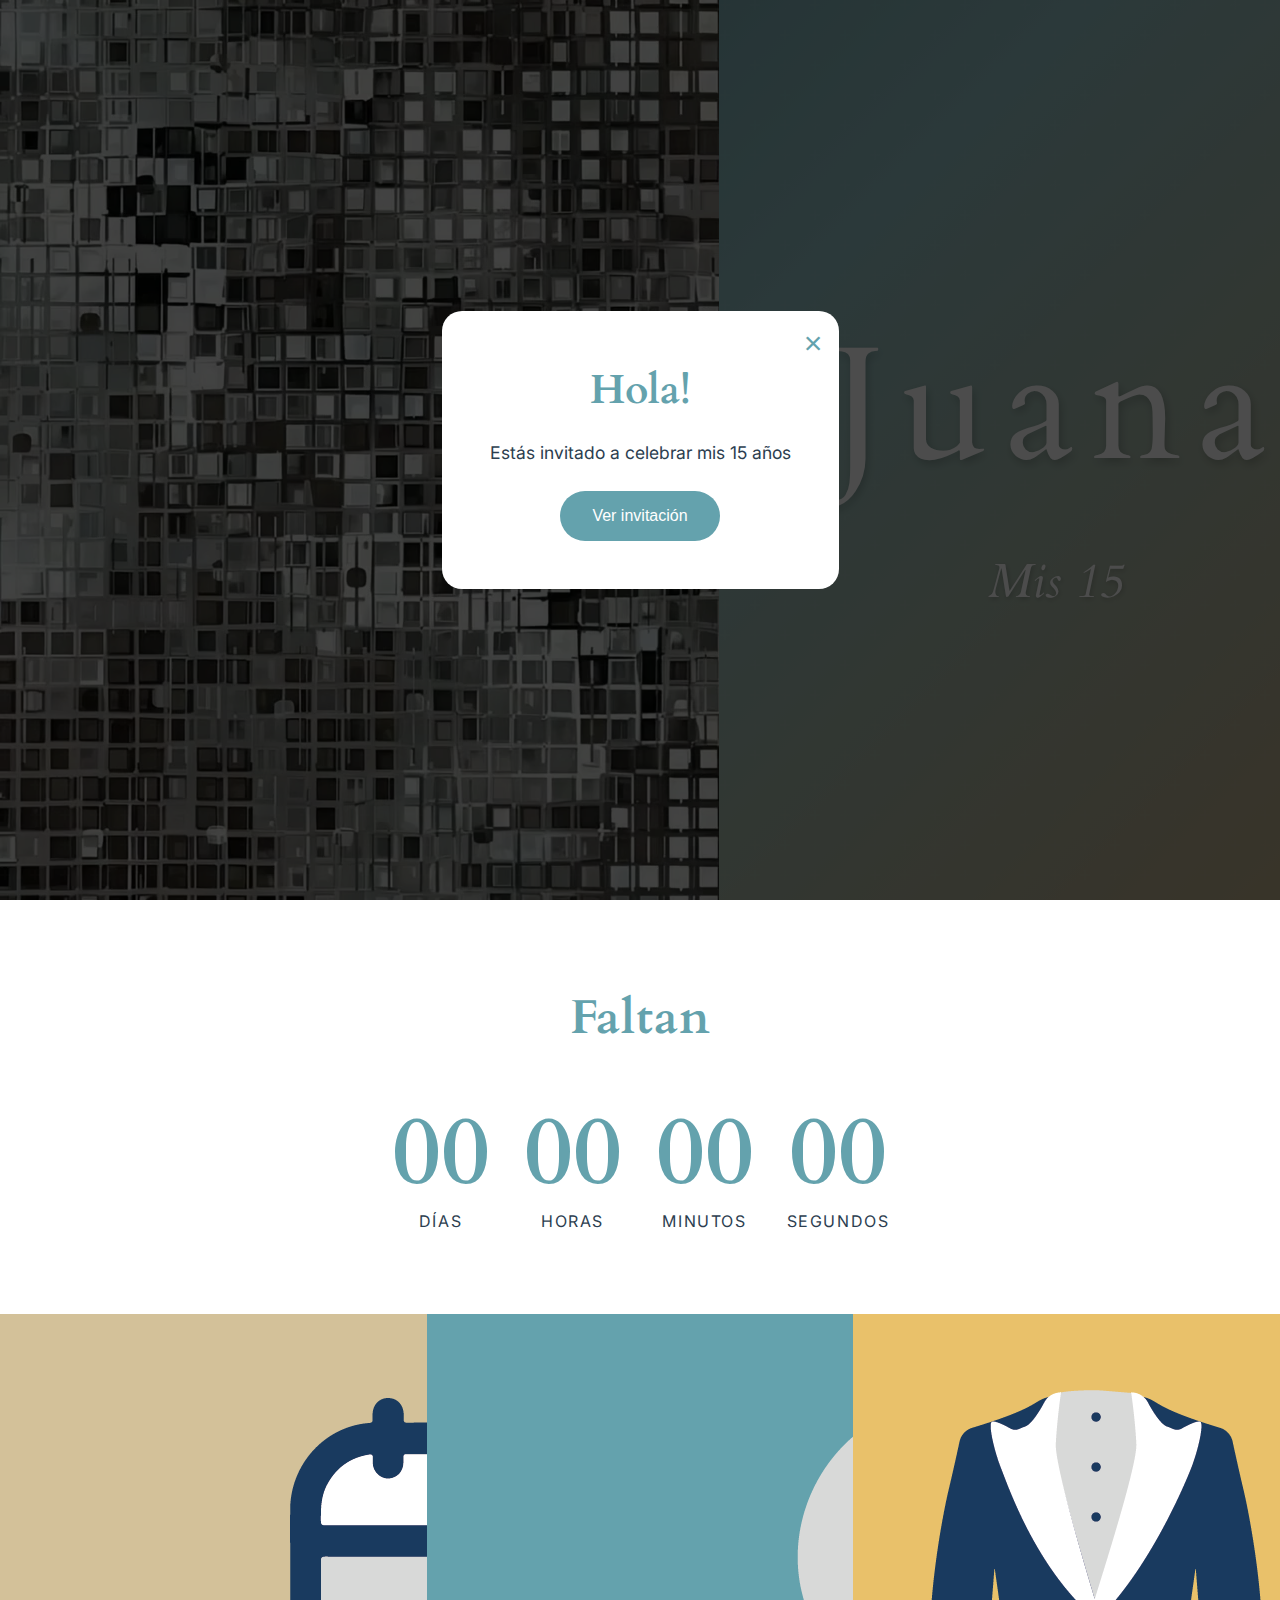
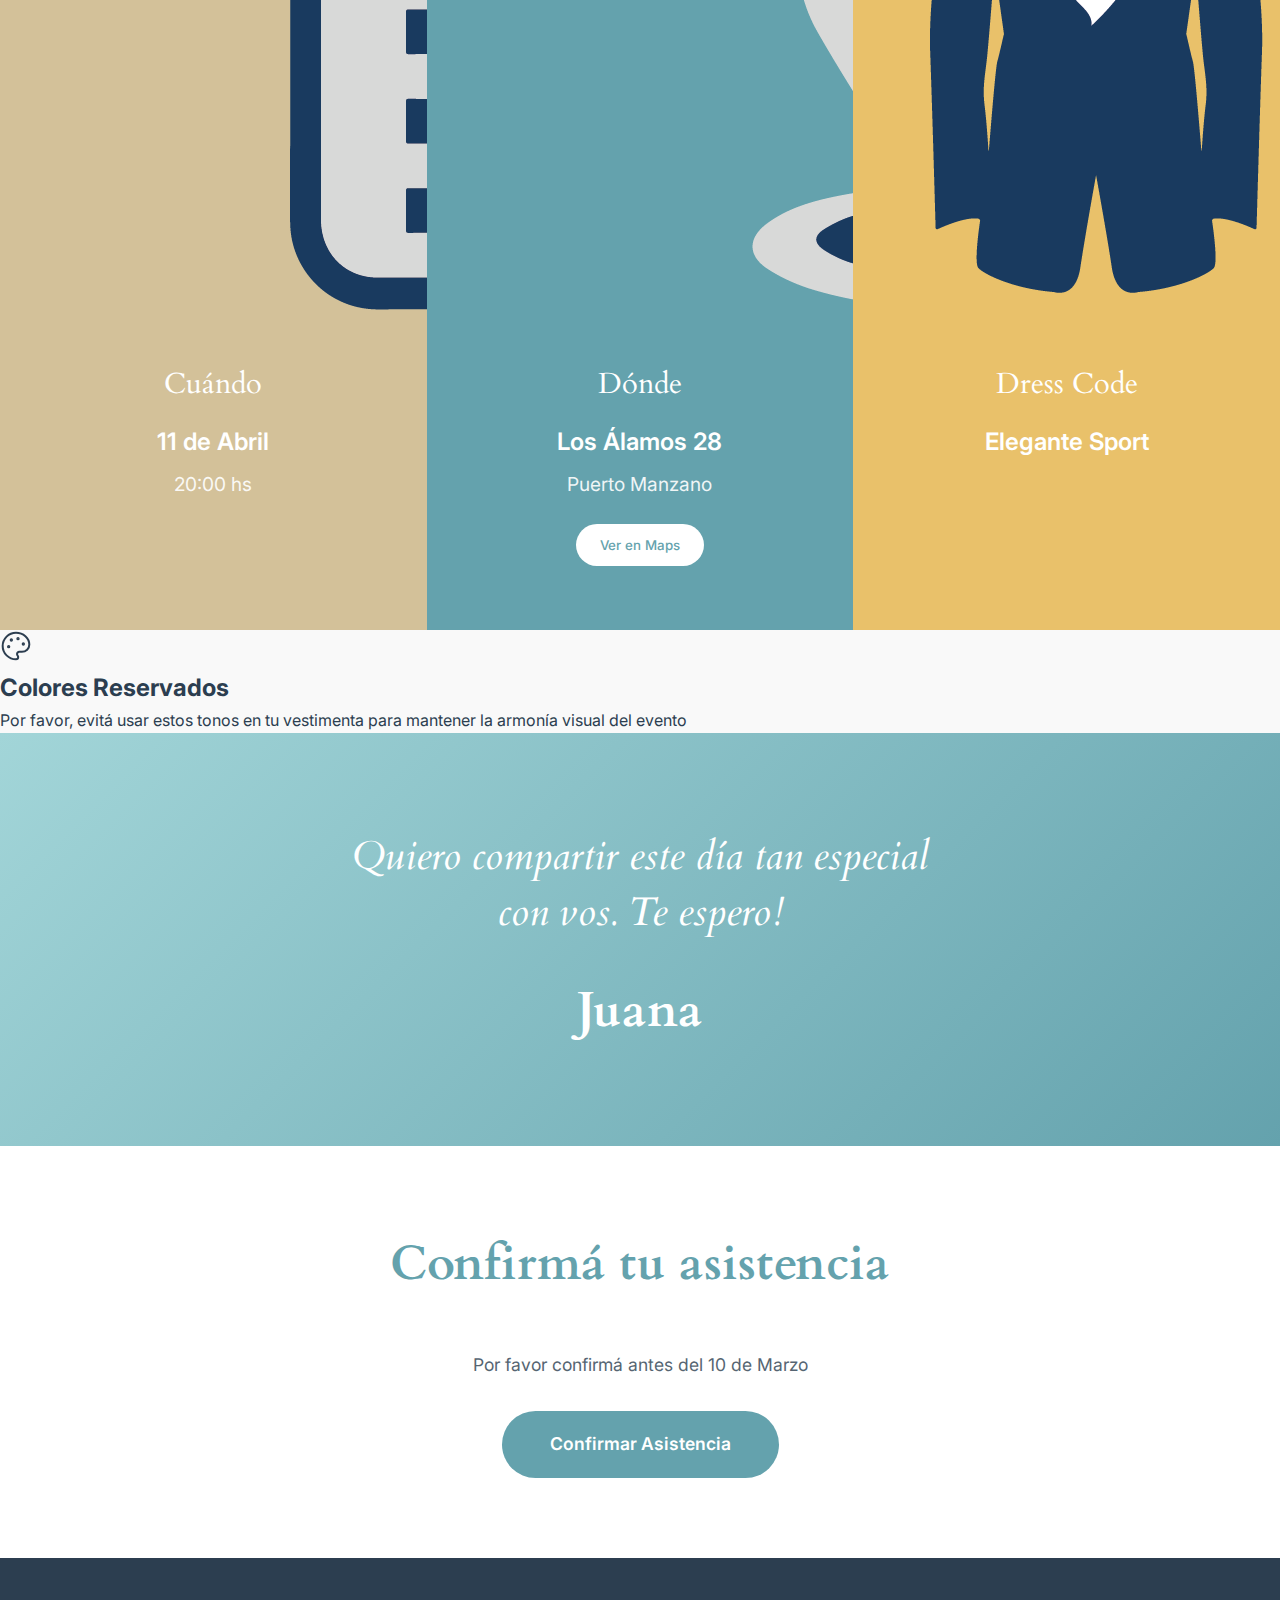
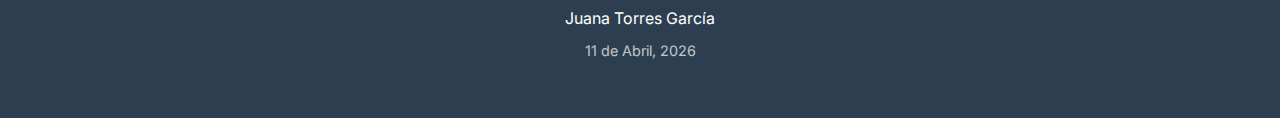
<file: index.html>
<!DOCTYPE html>
<html lang="es">
<head>
    <meta charset="UTF-8">
    <meta name="viewport" content="width=device-width, initial-scale=1.0">
    <title>Juana - Mis 15</title>
    <link rel="icon" type="image/png" href="juanita-icon.png">
    <link rel="apple-touch-icon" href="juanita-icon.png">
    <meta property="og:image" content="juanita-icon.png">
    <meta name="msapplication-TileImage" content="juanita-icon.png">
    <link rel="preconnect" href="https://fonts.googleapis.com">
    <link rel="preconnect" href="https://fonts.gstatic.com" crossorigin>
    <link rel="preload" href="style.css" as="style">
    <link href="https://fonts.googleapis.com/css2?family=Cardo:ital,wght@0,400;0,700;1,400&family=Inter:wght@300;400;500;600;700&display=swap" rel="stylesheet">
    <link rel="stylesheet" href="style.css">
</head>
<body>
    <!-- Modal de Bienvenida -->
    <div id="welcome-modal" class="modal">
        <div class="modal-content">
            <button class="modal-close" onclick="closeModal()">&times;</button>
            <h2 id="greeting">Hola!</h2>
            <p>Estás invitado a celebrar mis 15 años</p>
            <button class="modal-btn" onclick="closeModal()">Ver invitación</button>
        </div>
    </div>

    <!-- Modal del Mapa -->
    <div id="map-modal" class="modal hidden">
        <div class="modal-content map-modal-content">
            <button class="modal-close" onclick="closeMapModal()">&times;</button>
            <h2>Ubicación</h2>
            <p>Los Álamos 28, Puerto Manzano</p>
            <div class="map-container">
                <iframe
                    src="https://maps.google.com/maps?q=Los+Alamos+28+Puerto+Manzano+Neuquen&t=&z=14&ie=UTF8&iwloc=&output=embed"
                    width="100%"
                    height="300"
                    style="border:0; border-radius: 10px;"
                    loading="lazy"
                    allowfullscreen=""
                    referrerpolicy="no-referrer-when-downgrade">
                </iframe>
            </div>
            <a href="https://www.google.com/maps/search/Los+Alamos+28+Puerto+Manzano" target="_blank" class="modal-btn map-external-link">Abrir en Google Maps</a>
        </div>
    </div>

    <!-- Hero Section -->
    <section class="hero">
        <div class="hero-video-carousel">
            <video class="hero-video active" autoplay muted loop playsinline>
                <source src="boliche.webm" type="video/webm">
            </video>
            <video class="hero-video" muted loop playsinline>
                <source src="brillo.webm" type="video/webm">
            </video>
            <video class="hero-video" muted loop playsinline>
                <source src="tiras.webm" type="video/webm">
            </video>
        </div>
        <div class="hero-overlay"></div>
        <div class="hero-content">
            <h1 class="hero-title">Juana</h1>
            <p class="hero-subtitle">Mis 15</p>
        </div>
    </section>

    <!-- Countdown Section -->
    <section class="countdown-section">
        <h2 class="section-title">Faltan</h2>
        <div class="countdown">
            <div class="countdown-item">
                <span id="days" class="countdown-number">00</span>
                <span class="countdown-label">Días</span>
            </div>
            <div class="countdown-item">
                <span id="hours" class="countdown-number">00</span>
                <span class="countdown-label">Horas</span>
            </div>
            <div class="countdown-item">
                <span id="minutes" class="countdown-number">00</span>
                <span class="countdown-label">Minutos</span>
            </div>
            <div class="countdown-item">
                <span id="seconds" class="countdown-number">00</span>
                <span class="countdown-label">Segundos</span>
            </div>
        </div>
    </section>

    <!-- Info Section -->
    <section class="info-section">
        <div class="info-card cuando">
            <div class="info-icon">
                <img src="calendario.png" alt="Calendario">
            </div>
            <h3>Cuándo</h3>
            <p class="info-main">11 de Abril</p>
            <p class="info-detail">20:00 hs</p>
        </div>

        <div class="info-card donde">
            <div class="info-icon">
                <img src="ubi.png" alt="Ubicación">
            </div>
            <h3>Dónde</h3>
            <p class="info-main">Los Álamos 28</p>
            <p class="info-detail">Puerto Manzano</p>
            <button class="maps-link" onclick="openMapModal()">Ver en Maps</button>
        </div>

        <div class="info-card dresscode">
            <div class="info-icon">
                <img src="dreecode.png" alt="Dress Code">
            </div>
            <h3>Dress Code</h3>
            <p class="info-main">Elegante Sport</p>
        </div>
    </section>

    <!-- Colores Reservados Section -->
    <section class="colors-section">
        <div class="colors-header">
            <svg class="palette-icon" xmlns="http://www.w3.org/2000/svg" width="32" height="32" viewBox="0 0 24 24" fill="none" stroke="currentColor" stroke-width="1.5" stroke-linecap="round" stroke-linejoin="round">
                <circle cx="13.5" cy="6.5" r="0.5" fill="currentColor"></circle>
                <circle cx="17.5" cy="10.5" r="0.5" fill="currentColor"></circle>
                <circle cx="8.5" cy="7.5" r="0.5" fill="currentColor"></circle>
                <circle cx="6.5" cy="12.5" r="0.5" fill="currentColor"></circle>
                <path d="M12 2C6.5 2 2 6.5 2 12s4.5 10 10 10c.926 0 1.648-.746 1.648-1.688 0-.437-.18-.835-.437-1.125-.29-.289-.438-.652-.438-1.125a1.64 1.64 0 0 1 1.668-1.668h1.996c3.051 0 5.555-2.503 5.555-5.555C21.965 6.012 17.461 2 12 2z"></path>
            </svg>
            <h2 class="colors-title">Colores Reservados</h2>
        </div>
        <div class="colors-grid">
            <!-- Azules claros -->
            <div class="color-circle" style="background: #87CEEB;"></div>
            <div class="color-circle" style="background: #A8D8EA;"></div>
            <div class="color-circle" style="background: #B3E5FC;"></div>
            <div class="color-circle" style="background: #81D4FA;"></div>
            <!-- Turquesas -->
            <div class="color-circle" style="background: #00BCD4;"></div>
            <div class="color-circle" style="background: #26C6DA;"></div>
            <div class="color-circle" style="background: #4DD0E1;"></div>
            <div class="color-circle" style="background: #80DEEA;"></div>
            <!-- Azules medios -->
            <div class="color-circle" style="background: #03A9F4;"></div>
            <div class="color-circle" style="background: #29B6F6;"></div>
            <div class="color-circle" style="background: #0288D1;"></div>
            <div class="color-circle" style="background: #1976D2;"></div>
            <!-- Azules oscuros -->
            <div class="color-circle" style="background: #1565C0;"></div>
            <div class="color-circle" style="background: #0D47A1;"></div>
            <div class="color-circle" style="background: #01579B;"></div>
        </div>
        <p class="colors-note">Por favor, evitá usar estos tonos en tu vestimenta para mantener la armonía visual del evento</p>
    </section>

    <!-- Mensaje Section -->
    <section class="message-section">
        <div class="message-pattern"></div>
        <div class="message-content">
            <p class="message-text">Quiero compartir este día tan especial con vos. Te espero!</p>
            <p class="signature-name">Juana</p>
        </div>
    </section>

    <!-- Confirmar Asistencia -->
    <section class="confirm-section">
        <h2 class="section-title">Confirmá tu asistencia</h2>
        <p class="confirm-text">Por favor confirmá antes del 10 de Marzo</p>
        <a href="confirmar.html" class="confirm-btn">Confirmar Asistencia</a>
    </section>

    <!-- Footer -->
    <footer class="footer">
        <p>Juana Torres García</p>
        <p class="footer-date">11 de Abril, 2026</p>
    </footer>

    <script src="script.js"></script>
</body>
</html>
</file>
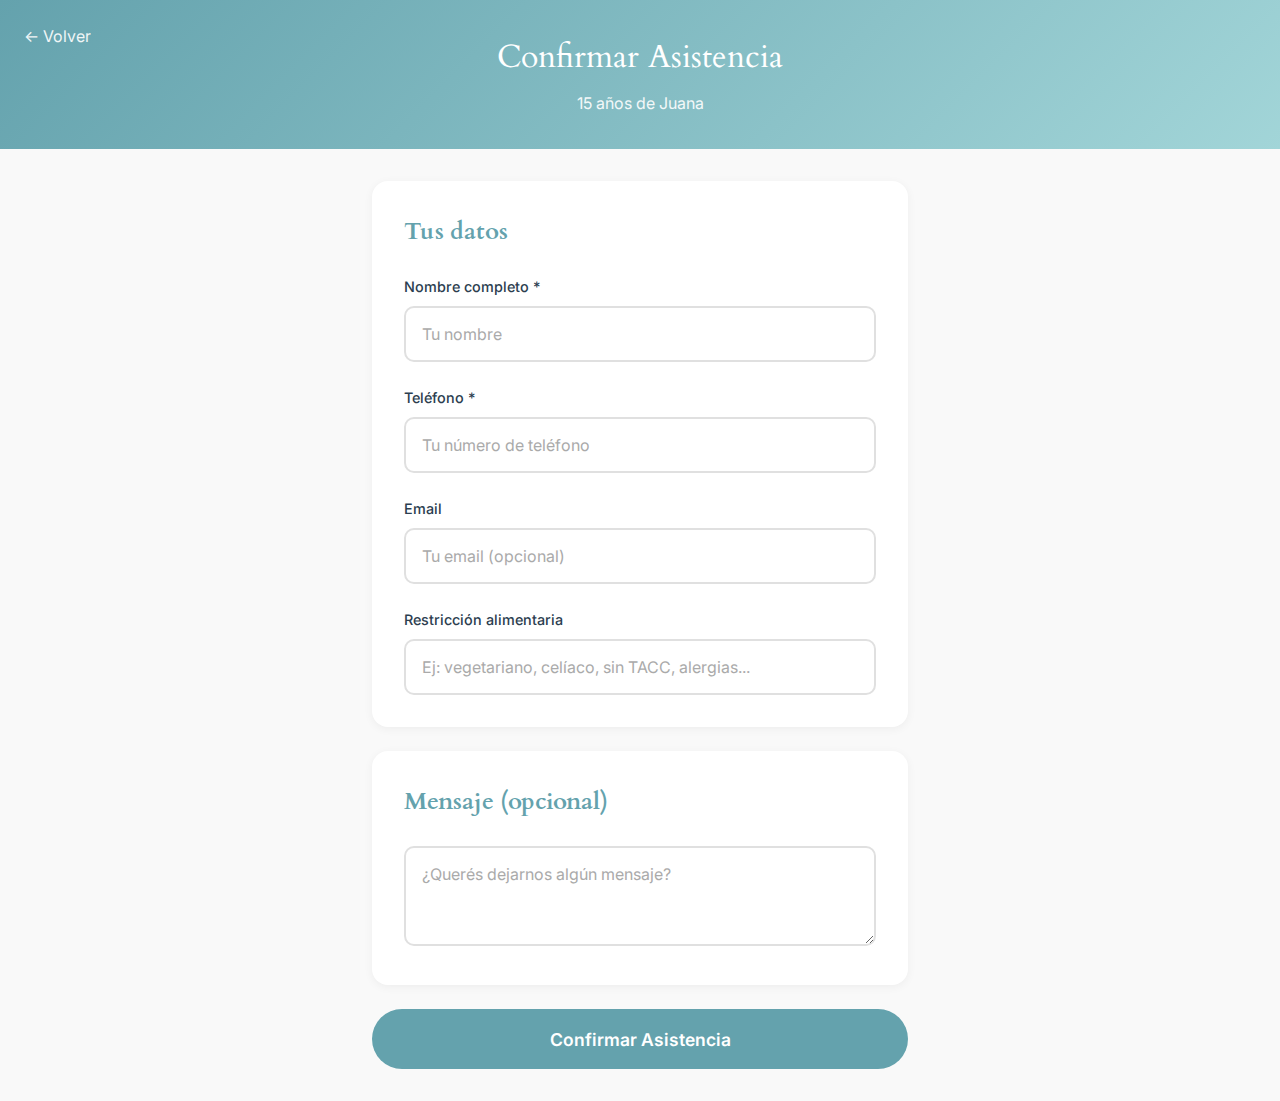
<file: confirmar.html>
<!DOCTYPE html>
<html lang="es">
<head>
    <meta charset="UTF-8">
    <meta name="viewport" content="width=device-width, initial-scale=1.0">
    <title>Confirmar Asistencia - Juana Mis 15</title>
    <link rel="icon" type="image/png" href="juanita-icon.png">
    <link rel="apple-touch-icon" href="juanita-icon.png">
    <meta property="og:image" content="juanita-icon.png">
    <meta name="msapplication-TileImage" content="juanita-icon.png">
    <link rel="preconnect" href="https://fonts.googleapis.com">
    <link rel="preconnect" href="https://fonts.gstatic.com" crossorigin>
    <link href="https://fonts.googleapis.com/css2?family=Cardo:ital,wght@0,400;0,700;1,400&family=Inter:wght@300;400;500;600;700&display=swap" rel="stylesheet">
    <link rel="stylesheet" href="style.css">
</head>
<body class="form-page">
    <!-- Header -->
    <header class="form-header">
        <a href="index.html" class="back-link">&larr; Volver</a>
        <h1>Confirmar Asistencia</h1>
        <p>15 años de Juana</p>
    </header>

    <!-- Formulario -->
    <main class="form-container">
        <form id="confirmation-form">
            <!-- Invitado Principal -->
            <div class="form-section">
                <h2>Tus datos</h2>

                <div class="form-group">
                    <label for="nombre">Nombre completo *</label>
                    <input type="text" id="nombre" name="nombre" required placeholder="Tu nombre">
                </div>

                <div class="form-group">
                    <label for="telefono">Teléfono *</label>
                    <input type="tel" id="telefono" name="telefono" required placeholder="Tu número de teléfono">
                </div>

                <div class="form-group">
                    <label for="email">Email</label>
                    <input type="email" id="email" name="email" placeholder="Tu email (opcional)">
                </div>

                <div class="form-group">
                    <label for="restriccion">Restricción alimentaria</label>
                    <input type="text" id="restriccion" name="restriccion" placeholder="Ej: vegetariano, celíaco, sin TACC, alergias...">
                </div>
            </div>

            <!-- Mensaje opcional -->
            <div class="form-section">
                <h2>Mensaje (opcional)</h2>
                <div class="form-group">
                    <textarea id="mensaje" name="mensaje" rows="3" placeholder="¿Querés dejarnos algún mensaje?"></textarea>
                </div>
            </div>

            <!-- Submit -->
            <button type="submit" class="submit-btn">Confirmar Asistencia</button>
        </form>
    </main>

    <!-- Modal de confirmación -->
    <div id="success-modal" class="modal hidden">
        <div class="modal-content">
            <div class="success-icon">
                <svg xmlns="http://www.w3.org/2000/svg" width="64" height="64" viewBox="0 0 24 24" fill="none" stroke="currentColor" stroke-width="2" stroke-linecap="round" stroke-linejoin="round">
                    <path d="M22 11.08V12a10 10 0 1 1-5.93-9.14"></path>
                    <polyline points="22 4 12 14.01 9 11.01"></polyline>
                </svg>
            </div>
            <h2>Gracias!</h2>
            <p>Tu asistencia ha sido confirmada</p>
            <a href="index.html" class="modal-btn">Volver a la invitación</a>
        </div>
    </div>

    <script src="confirmar.js"></script>
</body>
</html>
</file>
<file: style.css>
* {
    margin: 0;
    padding: 0;
    box-sizing: border-box;
}

:root {
    --color-bg: #f9f9f9;
    --color-primary: #64a2ad;
    --color-secondary: #d3c199;
    --color-accent: #e9c16a;
    --color-accent-2: #a2d5d8;
    --color-dark: #2c3e50;
    --color-white: #ffffff;
    --font-heading: 'Cardo', serif;
    --font-body: 'Inter', sans-serif;
}

html {
    scroll-behavior: smooth;
}

body {
    font-family: var(--font-body);
    background-color: var(--color-bg);
    color: var(--color-dark);
    line-height: 1.6;
    overflow-x: hidden;
}

/* Modal */
.modal {
    position: fixed;
    top: 0;
    left: 0;
    width: 100%;
    height: 100%;
    background: rgba(0, 0, 0, 0.7);
    display: flex;
    justify-content: center;
    align-items: center;
    z-index: 1000;
    opacity: 1;
    transition: opacity 0.3s ease;
}

.modal.hidden {
    opacity: 0;
    pointer-events: none;
}

.modal-content {
    background: var(--color-white);
    padding: 3rem;
    border-radius: 20px;
    text-align: center;
    max-width: 400px;
    margin: 1rem;
    position: relative;
    animation: modalIn 0.4s ease;
}

@keyframes modalIn {
    from {
        opacity: 0;
        transform: scale(0.9);
    }
    to {
        opacity: 1;
        transform: scale(1);
    }
}

.modal-close {
    position: absolute;
    top: 1rem;
    right: 1rem;
    background: none;
    border: none;
    font-size: 2rem;
    cursor: pointer;
    color: var(--color-primary);
    line-height: 1;
}

.modal-content h2 {
    font-family: var(--font-heading);
    font-size: 2.5rem;
    color: var(--color-primary);
    margin-bottom: 1rem;
}

.modal-content p {
    font-size: 1.1rem;
    color: var(--color-dark);
    margin-bottom: 1.5rem;
}

.modal-btn {
    background: var(--color-primary);
    color: var(--color-white);
    border: none;
    padding: 1rem 2rem;
    font-size: 1rem;
    border-radius: 50px;
    cursor: pointer;
    transition: background 0.3s ease, transform 0.2s ease;
}

.modal-btn:hover {
    background: #5691a0;
    transform: scale(1.05);
}

/* Map Modal */
.map-modal-content {
    max-width: 500px;
    width: 90%;
}

.map-modal-content h2 {
    font-size: 2rem;
    margin-bottom: 0.5rem;
}

.map-modal-content p {
    margin-bottom: 1rem;
    opacity: 0.8;
}

.map-container {
    margin-bottom: 1.5rem;
}

.map-container iframe {
    width: 100%;
    height: 250px;
}

@media (max-width: 768px) {
    .map-container iframe {
        height: 350px;
    }
}

.map-external-link {
    display: inline-block;
    text-decoration: none;
}

/* Maps link as button */
button.maps-link {
    border: none;
    font-family: var(--font-body);
    cursor: pointer;
}

/* Hero Section */
.hero {
    height: 100vh;
    min-height: 600px;
    background: linear-gradient(135deg, var(--color-primary) 0%, var(--color-accent-2) 50%, var(--color-secondary) 100%);
    display: flex;
    justify-content: center;
    align-items: center;
    position: relative;
    overflow: hidden;
}

.hero::before {
    content: '';
    position: absolute;
    top: 0;
    left: 0;
    right: 0;
    bottom: 0;
    background: url("data:image/svg+xml,%3Csvg width='60' height='60' viewBox='0 0 60 60' xmlns='http://www.w3.org/2000/svg'%3E%3Cg fill='none' fill-rule='evenodd'%3E%3Cg fill='%23ffffff' fill-opacity='0.05'%3E%3Cpath d='M36 34v-4h-2v4h-4v2h4v4h2v-4h4v-2h-4zm0-30V0h-2v4h-4v2h4v4h2V6h4V4h-4zM6 34v-4H4v4H0v2h4v4h2v-4h4v-2H6zM6 4V0H4v4H0v2h4v4h2V6h4V4H6z'/%3E%3C/g%3E%3C/g%3E%3C/svg%3E");
    opacity: 0.5;
}

.hero-overlay {
    position: absolute;
    top: 0;
    left: 0;
    right: 0;
    bottom: 0;
    background: rgba(0, 0, 0, 0.1);
}

.hero-content {
    text-align: center;
    z-index: 1;
    color: var(--color-white);
}

.hero-title {
    font-family: var(--font-heading);
    font-size: clamp(4rem, 15vw, 10rem);
    font-weight: 400;
    letter-spacing: 0.1em;
    text-shadow: 2px 4px 10px rgba(0, 0, 0, 0.2);
    margin-bottom: 0.5rem;
}

.hero-subtitle {
    font-family: var(--font-heading);
    font-size: clamp(1.5rem, 5vw, 3rem);
    font-weight: 400;
    font-style: italic;
    text-shadow: 1px 2px 5px rgba(0, 0, 0, 0.2);
}

/* Countdown Section */
.countdown-section {
    padding: 5rem 2rem;
    background: var(--color-white);
    text-align: center;
}

.section-title {
    font-family: var(--font-heading);
    font-size: clamp(2rem, 5vw, 3rem);
    color: var(--color-primary);
    margin-bottom: 3rem;
}

.countdown {
    display: flex;
    justify-content: center;
    gap: 2rem;
    flex-wrap: wrap;
    max-width: 800px;
    margin: 0 auto;
}

.countdown-item {
    display: flex;
    flex-direction: column;
    align-items: center;
    min-width: 100px;
}

.countdown-number {
    font-family: var(--font-heading);
    font-size: clamp(3rem, 10vw, 6rem);
    font-weight: 700;
    color: var(--color-primary);
    line-height: 1;
    font-variant-numeric: tabular-nums;
}

.countdown-label {
    font-size: 1rem;
    color: var(--color-dark);
    text-transform: uppercase;
    letter-spacing: 0.1em;
    margin-top: 0.5rem;
}

/* Video Section */
.video-section {
    width: 100%;
    background: var(--color-dark);
    overflow: hidden;
}

.video-block {
    width: 100%;
    max-height: 80vh;
    object-fit: cover;
    display: block;
}

/* Video en retrato para móvil */
@media (max-width: 768px) {
    .video-section {
        display: flex;
        justify-content: center;
    }

    .video-block {
        width: 100%;
        height: 60vh;
        max-height: none;
        object-fit: cover;
        object-position: center;
    }
}

/* Info Section */
.info-section {
    display: grid;
    grid-template-columns: repeat(auto-fit, minmax(280px, 1fr));
    gap: 0;
}

.info-card {
    padding: 4rem 2rem;
    text-align: center;
    color: var(--color-white);
}

.info-card.cuando {
    background: var(--color-secondary);
}

.info-card.donde {
    background: var(--color-primary);
}

.info-card.dresscode {
    background: var(--color-accent);
}

.info-icon {
    margin-bottom: 1.5rem;
}

.info-icon svg {
    stroke: var(--color-white);
}

.info-card h3 {
    font-family: var(--font-heading);
    font-size: 1.8rem;
    margin-bottom: 1rem;
    font-weight: 400;
}

.info-main {
    font-size: 1.5rem;
    font-weight: 600;
    margin-bottom: 0.5rem;
}

.info-detail {
    font-size: 1.2rem;
    opacity: 0.9;
}

.maps-link {
    display: inline-block;
    margin-top: 1.5rem;
    padding: 0.8rem 1.5rem;
    background: var(--color-white);
    color: var(--color-primary);
    text-decoration: none;
    border-radius: 50px;
    font-weight: 500;
    transition: transform 0.2s ease, box-shadow 0.2s ease;
}

.maps-link:hover {
    transform: translateY(-2px);
    box-shadow: 0 4px 15px rgba(0, 0, 0, 0.2);
}

/* Message Section */
.message-section {
    padding: 6rem 2rem;
    background: linear-gradient(135deg, var(--color-accent-2) 0%, var(--color-primary) 100%);
    text-align: center;
}

.message-content {
    max-width: 600px;
    margin: 0 auto;
    color: var(--color-white);
}

.message-text {
    font-family: var(--font-heading);
    font-size: clamp(1.5rem, 4vw, 2.5rem);
    font-style: italic;
    margin-bottom: 2rem;
    line-height: 1.4;
}

.message-signature {
    font-size: 1.5rem;
    margin-bottom: 0.5rem;
}

.signature-name {
    font-family: var(--font-heading);
    font-size: 3rem;
    font-weight: 700;
}

/* Confirm Section */
.confirm-section {
    padding: 5rem 2rem;
    background: var(--color-white);
    text-align: center;
}

.confirm-text {
    font-size: 1.1rem;
    color: var(--color-dark);
    margin-bottom: 2rem;
    opacity: 0.8;
}

.confirm-btn {
    display: inline-block;
    padding: 1.2rem 3rem;
    background: var(--color-primary);
    color: var(--color-white);
    text-decoration: none;
    border-radius: 50px;
    font-size: 1.1rem;
    font-weight: 600;
    transition: background 0.3s ease, transform 0.2s ease, box-shadow 0.2s ease;
}

.confirm-btn:hover {
    background: #5691a0;
    transform: translateY(-2px);
    box-shadow: 0 4px 15px rgba(100, 162, 173, 0.4);
}

/* Footer */
.footer {
    padding: 3rem 2rem;
    background: var(--color-dark);
    color: var(--color-white);
    text-align: center;
}

.footer p {
    margin-bottom: 0.5rem;
}

.footer-date {
    opacity: 0.7;
    font-size: 0.9rem;
}

/* Responsive */
@media (max-width: 768px) {
    .countdown {
        gap: 1rem;
    }

    .countdown-item {
        min-width: 70px;
    }

    .info-section {
        grid-template-columns: 1fr;
    }

    .modal-content {
        padding: 2rem;
    }
}

@media (max-width: 480px) {
    .countdown-item {
        min-width: 60px;
    }

    .countdown-number {
        font-size: 2.5rem;
    }

    .info-card {
        padding: 3rem 1.5rem;
    }
}

/* ========================================
   PÁGINA DE FORMULARIO
   ======================================== */

.form-page {
    background: var(--color-bg);
    min-height: 100vh;
}

.form-header {
    background: linear-gradient(135deg, var(--color-primary) 0%, var(--color-accent-2) 100%);
    color: var(--color-white);
    padding: 2rem;
    text-align: center;
}

.back-link {
    position: absolute;
    left: 1.5rem;
    top: 1.5rem;
    color: var(--color-white);
    text-decoration: none;
    font-size: 1rem;
    opacity: 0.9;
    transition: opacity 0.2s ease;
}

.back-link:hover {
    opacity: 1;
}

.form-header h1 {
    font-family: var(--font-heading);
    font-size: 2rem;
    font-weight: 400;
    margin-bottom: 0.5rem;
}

.form-header p {
    opacity: 0.9;
}

.form-container {
    max-width: 600px;
    margin: 0 auto;
    padding: 2rem;
}

.form-section {
    background: var(--color-white);
    border-radius: 16px;
    padding: 2rem;
    margin-bottom: 1.5rem;
    box-shadow: 0 2px 10px rgba(0, 0, 0, 0.05);
}

.form-section h2 {
    font-family: var(--font-heading);
    font-size: 1.5rem;
    color: var(--color-primary);
    margin-bottom: 1.5rem;
}

.form-hint {
    font-size: 0.9rem;
    color: var(--color-dark);
    opacity: 0.7;
    margin-bottom: 1rem;
}

.form-group {
    margin-bottom: 1.5rem;
}

.form-group:last-child {
    margin-bottom: 0;
}

.form-group label {
    display: block;
    font-size: 0.9rem;
    font-weight: 500;
    color: var(--color-dark);
    margin-bottom: 0.5rem;
}

.form-group input,
.form-group textarea {
    width: 100%;
    padding: 1rem;
    font-size: 1rem;
    font-family: var(--font-body);
    border: 2px solid #e0e0e0;
    border-radius: 10px;
    transition: border-color 0.2s ease, box-shadow 0.2s ease;
    background: var(--color-white);
}

.form-group input:focus,
.form-group textarea:focus {
    outline: none;
    border-color: var(--color-primary);
    box-shadow: 0 0 0 3px rgba(100, 162, 173, 0.1);
}

.form-group input::placeholder,
.form-group textarea::placeholder {
    color: #aaa;
}

.form-group textarea {
    resize: vertical;
    min-height: 100px;
}

/* Invitado adicional */
.guest-item {
    background: var(--color-bg);
    border-radius: 10px;
    padding: 1.5rem;
    margin-bottom: 1rem;
    position: relative;
    animation: slideIn 0.3s ease;
}

@keyframes slideIn {
    from {
        opacity: 0;
        transform: translateY(-10px);
    }
    to {
        opacity: 1;
        transform: translateY(0);
    }
}

.guest-item .guest-header {
    display: flex;
    justify-content: space-between;
    align-items: center;
    margin-bottom: 1rem;
}

.guest-item .guest-title {
    font-weight: 600;
    color: var(--color-primary);
}

.remove-guest-btn {
    background: none;
    border: none;
    color: #e74c3c;
    cursor: pointer;
    font-size: 0.9rem;
    padding: 0.3rem 0.6rem;
    border-radius: 5px;
    transition: background 0.2s ease;
}

.remove-guest-btn:hover {
    background: rgba(231, 76, 60, 0.1);
}

.add-guest-btn {
    display: flex;
    align-items: center;
    justify-content: center;
    gap: 0.5rem;
    width: 100%;
    padding: 1rem;
    background: var(--color-bg);
    border: 2px dashed #ccc;
    border-radius: 10px;
    color: var(--color-dark);
    font-size: 1rem;
    font-family: var(--font-body);
    cursor: pointer;
    transition: border-color 0.2s ease, background 0.2s ease;
}

.add-guest-btn:hover {
    border-color: var(--color-primary);
    background: rgba(100, 162, 173, 0.05);
}

.add-guest-btn:disabled {
    opacity: 0.5;
    cursor: not-allowed;
}

.add-guest-btn svg {
    stroke: var(--color-primary);
}

.submit-btn {
    width: 100%;
    padding: 1.2rem;
    background: var(--color-primary);
    color: var(--color-white);
    border: none;
    border-radius: 50px;
    font-size: 1.1rem;
    font-weight: 600;
    font-family: var(--font-body);
    cursor: pointer;
    transition: background 0.3s ease, transform 0.2s ease;
}

.submit-btn:hover {
    background: #5691a0;
    transform: translateY(-2px);
}

/* Success Modal */
.success-icon {
    margin-bottom: 1.5rem;
}

.success-icon svg {
    stroke: #27ae60;
}

/* Modal link button */
a.modal-btn {
    display: inline-block;
    text-decoration: none;
}

/* Responsive form */
@media (max-width: 768px) {
    .form-header {
        padding: 1.5rem;
        padding-top: 3.5rem;
    }

    .back-link {
        top: 1rem;
        left: 1rem;
    }

    .form-container {
        padding: 1rem;
    }

    .form-section {
        padding: 1.5rem;
    }
}
</file>
